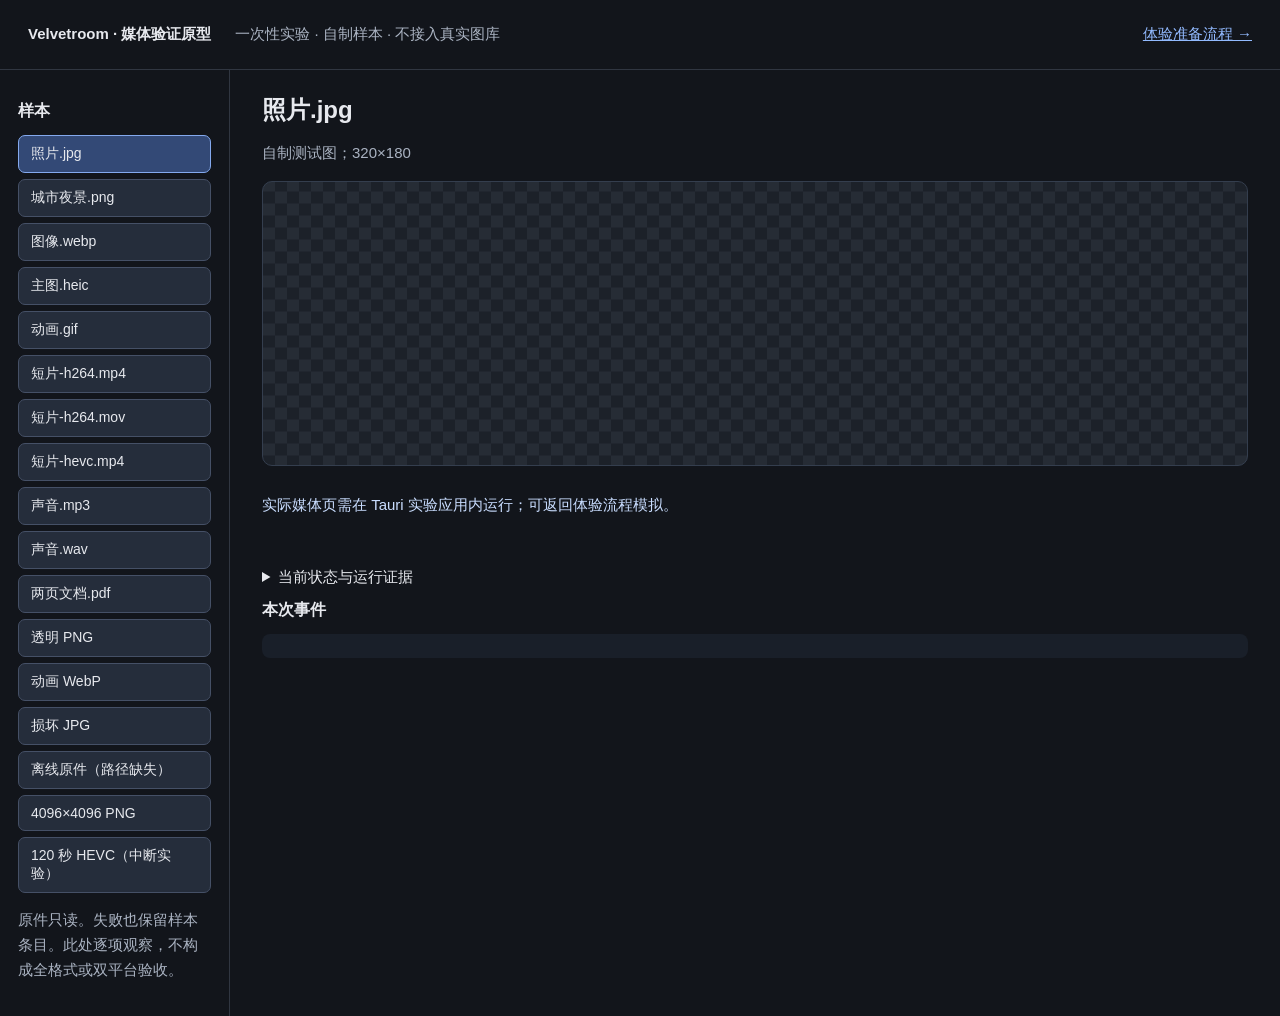
<file: .scratch/asset-library/prototypes/media-capability/web/index.html>
<!doctype html><html lang="zh-CN"><meta charset="utf-8"><meta name="viewport" content="width=device-width,initial-scale=1"><title>媒体实验</title><link rel="stylesheet" href="style.css">
<header><strong>Velvetroom · 媒体验证原型</strong><span>一次性实验 · 自制样本 · 不接入真实图库</span><a href="state-demo.html">体验准备流程 →</a></header>
<main><aside><h2>样本</h2><div id="samples"></div><p>原件只读。失败也保留样本条目。此处逐项观察，不构成全格式或双平台验收。</p></aside>
<section><h1 id="title">选择样本</h1><p id="note"></p><div id="viewer"></div><div id="controls"></div><p id="status" role="status">等待选择</p><div id="native"></div><details><summary>当前状态与运行证据</summary><pre id="state"></pre></details><h2>本次事件</h2><pre id="events"></pre></section></main>
<script src="fixtures.js"></script><script src="native.js"></script><script src="app.js"></script></html>
</file>
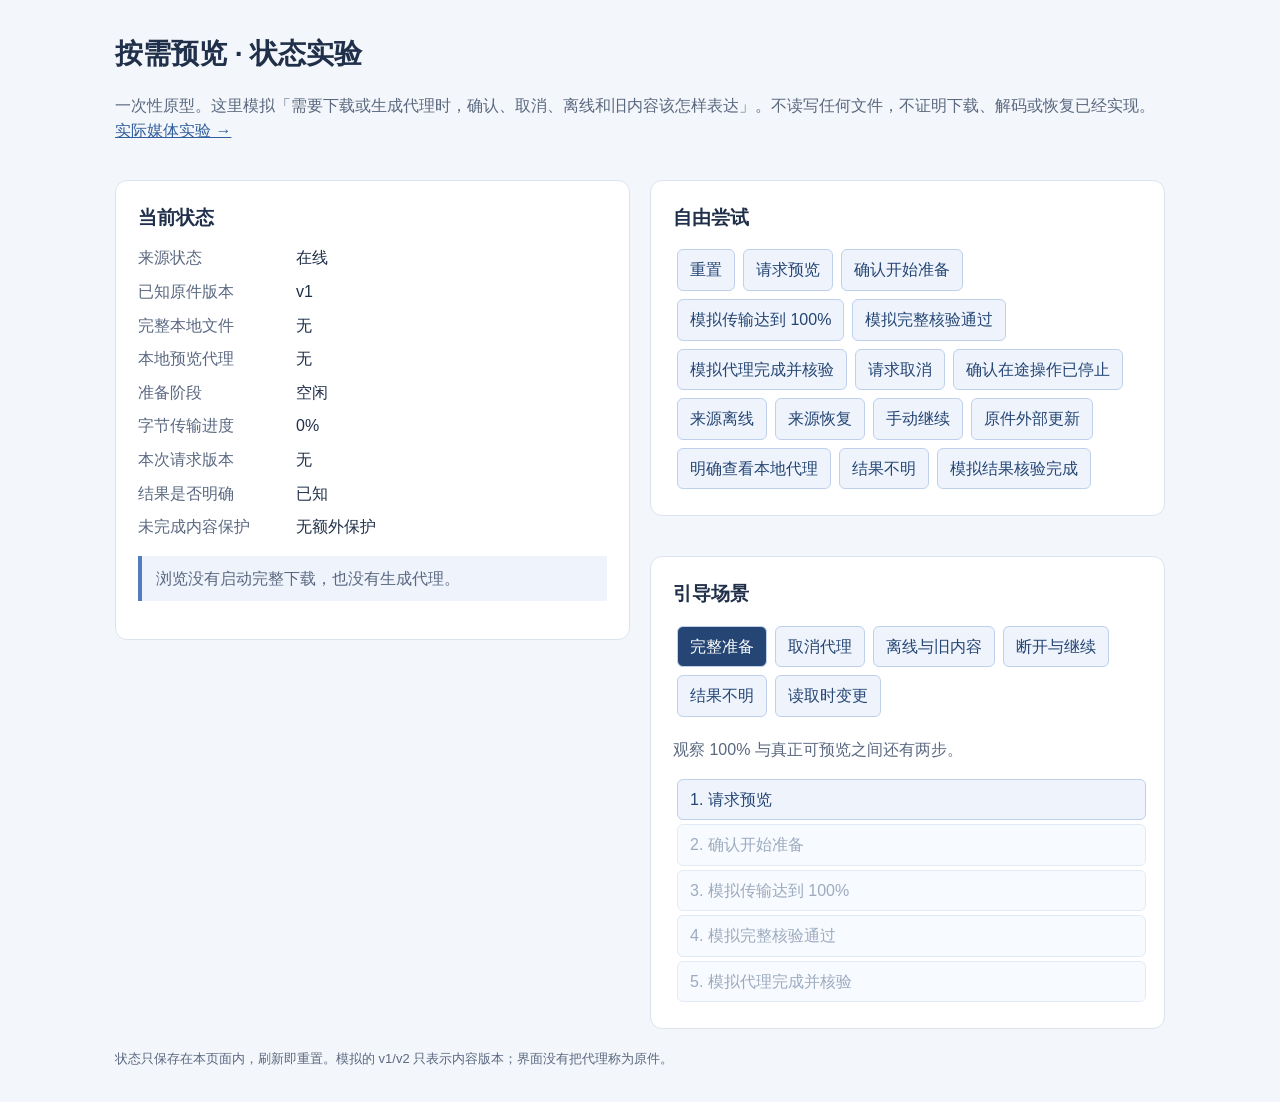
<file: .scratch/asset-library/prototypes/media-capability/web/state-demo.html>
<!doctype html><html lang="zh-CN"><meta charset="utf-8"><meta name="viewport" content="width=device-width,initial-scale=1"><title>按需预览 · 状态实验</title>
<style>body{font:16px/1.6 -apple-system,BlinkMacSystemFont,sans-serif;max-width:1050px;margin:32px auto;padding:0 24px;color:#20304a;background:#f3f6fa}h1{margin:0;font-size:28px}h2{font-size:19px;margin:0 0 12px}section{background:white;padding:22px;margin:20px 0;border:1px solid #dce3ed;border-radius:12px}small,p{color:#5a6880}button{font:inherit;background:#eef3fc;border:1px solid #bed0ec;color:#254674;padding:7px 12px;border-radius:6px;margin:4px;cursor:pointer}button.active{background:#254674;color:#fff}dl{display:grid;grid-template-columns:150px 1fr;gap:8px;margin:0}dt{color:#5a6880}dd{margin:0}#message{border-left:4px solid #517dbe;padding:10px 14px;background:#eef3fc}#steps button{display:block;text-align:left}#steps button:disabled{opacity:.45;cursor:default}a{color:#315f9d}footer{color:#5a6880;font-size:13px}body{display:grid;grid-template-columns:1fr 1fr;gap:0 20px}body>h1,body>p,footer{grid-column:1/-1}section:nth-of-type(1){grid-column:1;grid-row:3/5;position:sticky;top:14px;align-self:start}section:nth-of-type(2),section:nth-of-type(3){grid-column:2}#steps button{width:100%}@media(max-width:800px){body{display:block}section:nth-of-type(1){position:static}}</style>
<h1>按需预览 · 状态实验</h1><p>一次性原型。这里模拟「需要下载或生成代理时，确认、取消、离线和旧内容该怎样表达」。不读写任何文件，不证明下载、解码或恢复已经实现。<a href="index.html">实际媒体实验 →</a></p>
<section><h2>当前状态</h2><dl id="state"></dl><p id="message" aria-live="polite"></p></section>
<section><h2>自由尝试</h2><div id="actions"></div></section>
<section><h2>引导场景</h2><div id="tabs"></div><p id="description"></p><div id="steps"></div></section>
<footer>状态只保存在本页面内，刷新即重置。模拟的 v1/v2 只表示内容版本；界面没有把代理称为原件。</footer>
<script>
// Pure model: no DOM, timers, I/O, persistence, or claims about real transfers.
const initial=()=>({online:true,sourceVersion:1,localVersion:null,proxyVersion:null,phase:'空闲',progress:0,requestedVersion:null,unknown:false,protectedPartial:false,message:'浏览没有启动完整下载，也没有生成代理。'});
function reduce(s,a){s={...s};const reject=m=>({...s,message:m});
 if(a==='reset')return initial();
 if(a==='offline')return {...s,online:false,phase:['下载中','核验中'].includes(s.phase)?'暂停':s.phase,message:'来源离线。已经核验的本地内容仍可查看；是否更新暂不可确认。'};
 if(a==='online')return {...s,online:true,message:'来源重新在线；任务没有自动恢复。'};
 if(a==='change')return {...s,sourceVersion:s.sourceVersion+1,message:'已确认原件内容更新；旧本地内容不会冒充最新版，也不会自动替换。'};
 if(a==='request'){
  if(['下载中','核验中','生成代理中','正在取消','暂停'].includes(s.phase))return reject('已有任务正在处理；先等待它收束。');
  if(s.unknown)return reject('上次结果不明，必须先核验，不能直接重试或清理。');
  if(!s.online&&s.localVersion===null)return reject('来源离线且没有完整本地副本，暂不能准备。');
  return {...s,phase:'等待确认',requestedVersion:s.sourceVersion,progress:0,message:'此预览需要完整本地文件及代理。预计额外约 120MB（示例值，非测量）；确认后才开始。'};
 }
 if(a==='start'){
  if(s.phase!=='等待确认')return reject('先提出预览请求，阅读准备原因和空间说明。');
  if(!s.online&&s.localVersion!==s.requestedVersion)return reject('缺少当前版本的完整本地文件，等待来源恢复。');
  return {...s,phase:s.localVersion===s.requestedVersion?'生成代理中':'下载中',message:'准备已明确开始；原件不会被代理覆盖。'};
 }
 if(a==='bytes')return s.phase==='下载中'?{...s,progress:100,phase:'核验中',message:'字节传输达到 100%，仍在核验，不能标记完整可用。'}:reject('当前没有下载任务。');
 if(a==='verified'){
  if(s.phase!=='核验中')return reject('只有传输完成后才能确认完整性。');
  if(s.requestedVersion!==s.sourceVersion)return {...s,phase:'失败',unknown:true,protectedPartial:true,message:'读取期间原件变更，未确认本地完整性；保留待核验，不发布代理。'};
  return {...s,localVersion:s.requestedVersion,phase:'生成代理中',message:'完整文件核验通过，开始生成预览代理。'};
 }
 if(a==='proxy')return s.phase==='生成代理中'?{...s,proxyVersion:s.localVersion,phase:'可预览',message:'代理已完成且核验；标为预览代理，原件不变。'}:reject('没有正在生成的代理。');
 if(a==='cancel'){
  if(s.phase==='等待确认')return {...s,phase:'已取消',message:'未开始准备，没有下载或输出。'};
  if(!['下载中','核验中','生成代理中','暂停'].includes(s.phase))return reject('当前没有可取消的在途任务。');
  return {...s,phase:'正在取消',message:'已请求取消；等待处理收束。已完成的本地完整副本仍保留。'};
 }
 if(a==='stopped')return s.phase==='正在取消'?{...s,phase:'已取消',message:'已确认在途操作结束；仅安全处理本任务未完成临时内容，不删除已核验本地副本。'}:reject('先请求取消，并确认操作真正停止。');
 if(a==='unknown')return {...s,phase:'结果待核验',unknown:true,protectedPartial:true,message:'状态或输出不明：暂停使用和自动清理，先核验。'};
 if(a==='reconcile')return s.unknown?{...s,phase:'已取消',unknown:false,protectedPartial:false,message:'本场景设定：核验确认没有未收束操作，临时输出不可用；现在可重新请求。'}:reject('当前没有待核验结果。');
 if(a==='resume')return s.phase==='暂停'&&s.online?{...s,phase:'下载中',message:'你已选择继续；恢复前真实实现还须重新核对原件身份。'}:reject('来源须在线且任务处于暂停。');
 if(a==='old')return s.proxyVersion!==null?{...s,message:`明确选择本地 v${s.proxyVersion} 代理。${s.proxyVersion!==s.sourceVersion?'已知旧内容。':!s.online?'来源离线，尚未确认是否更新。':'与已知原件版本一致。'} 原件状态不被改写。`}:reject('还没有可查看的本地代理。');
 return s;
}
</script>
<script>
const labels={reset:'重置',request:'请求预览',start:'确认开始准备',bytes:'模拟传输达到 100%',verified:'模拟完整核验通过',proxy:'模拟代理完成并核验',cancel:'请求取消',stopped:'确认在途操作已停止',offline:'来源离线',online:'来源恢复',resume:'手动继续',change:'原件外部更新',old:'明确查看本地代理',unknown:'结果不明',reconcile:'模拟结果核验完成'};
const scenarios=[
 ['完整准备','观察 100% 与真正可预览之间还有两步。',['request','start','bytes','verified','proxy']],
 ['取消代理','完整下载已经核验，取消代理不应把完整下载一起删掉。',['request','start','bytes','verified','cancel','stopped','request','start','proxy']],
 ['离线与旧内容','区分未确认更新与已确认旧版本；重连不自动替换。',['request','start','bytes','verified','proxy','offline','old','online','change','old']],
 ['断开与继续','断开后保留暂停状态，重连仍等待手动继续。',['request','start','offline','online','resume','bytes','verified','proxy']],
 ['结果不明','结果不明时直接重试被拒绝；核验后才可重新准备。',['request','start','unknown','request','reconcile','request','start']],
 ['读取时变更','不将变化期间读到的未知文件发布为有效代理。',['request','start','bytes','change','verified']]
];
let state=initial(),scenario=0,step=0;const el=id=>document.getElementById(id);
function act(a){state=reduce(state,a);render()}
function render(){const fields=[['来源状态',state.online?'在线':'离线'],['已知原件版本','v'+state.sourceVersion],['完整本地文件',state.localVersion===null?'无':`已核验 v${state.localVersion}`],['本地预览代理',state.proxyVersion===null?'无':`v${state.proxyVersion} · ${state.proxyVersion===state.sourceVersion?'与已知原件一致':'旧内容'}${state.online?'':' · 来源更新未确认'}`],['准备阶段',state.phase],['字节传输进度',state.progress+'%'],['本次请求版本',state.requestedVersion===null?'无':'v'+state.requestedVersion],['结果是否明确',state.unknown?'不明，禁止直接重试／清理':'已知'],['未完成内容保护',state.protectedPartial?'保留待核验':'无额外保护']];el('state').replaceChildren();for(const [k,v]of fields){let dt=document.createElement('dt'),dd=document.createElement('dd');dt.textContent=k;dd.textContent=v;el('state').append(dt,dd)}el('message').textContent=state.message}
for(const [a,label]of Object.entries(labels)){const b=document.createElement('button');b.textContent=label;b.onclick=()=>act(a);el('actions').append(b)}
function show(i){scenario=i;step=0;state=initial();el('description').textContent=scenarios[i][1];[...el('tabs').children].forEach((b,j)=>b.classList.toggle('active',i===j));drawSteps();render()}
function drawSteps(){el('steps').replaceChildren();scenarios[scenario][2].forEach((a,i)=>{const b=document.createElement('button');b.textContent=(i+1)+'. '+labels[a];b.disabled=i!==step;b.onclick=()=>{act(a);step++;drawSteps()};el('steps').append(b)})}
scenarios.forEach((s,i)=>{const b=document.createElement('button');b.textContent=s[0];b.onclick=()=>show(i);el('tabs').append(b)});show(0);
</script></html>
</file>
<file: .scratch/asset-library/prototypes/media-capability/web/style.css>
:root{font-family:-apple-system,BlinkMacSystemFont,"Segoe UI",sans-serif;color:#e7e9ee;background:#12151b;font-size:15px}*{box-sizing:border-box}body{margin:0}header{display:flex;gap:24px;align-items:center;padding:22px 28px;border-bottom:1px solid #303641}header span,p{color:#aab3c2;line-height:1.65}a{color:#92baff;margin-left:auto}main{display:grid;grid-template-columns:230px 1fr;min-height:85vh}aside{padding:18px;border-right:1px solid #303641}section{padding:24px 32px;min-width:0}h1{font-size:24px;margin:0 0 6px}h2{font-size:16px}button{border:1px solid #455066;border-radius:7px;background:#252d3b;color:#e7e9ee;padding:9px 12px;font-size:14px;cursor:pointer}button:hover,button.selected{background:#334976;border-color:#84a9ee}button:disabled{opacity:.4;cursor:default}#samples{display:grid;gap:6px}#samples button{text-align:left}#viewer{min-height:285px;max-height:400px;overflow:auto;display:flex;align-items:center;justify-content:center;background:repeating-conic-gradient(#262c35 0% 25%,#1c2129 0% 50%) 50%/24px 24px;border:1px solid #343e4e;border-radius:10px;padding:16px}#viewer img,#viewer video,#viewer canvas{max-width:100%;max-height:340px;object-fit:contain}#viewer audio{width:85%}#controls,#native{display:flex;gap:9px;align-items:center;flex-wrap:wrap;margin:12px 0}#status{color:#c9ddff;white-space:pre-wrap;min-height:48px}pre{font-size:12px;line-height:1.5;white-space:pre-wrap;overflow-wrap:anywhere;max-height:200px;overflow:auto;background:#191f29;padding:12px;border-radius:8px}label{color:#aab3c2}input{accent-color:#8eb6ff}details{margin:12px 0}small{color:#aab3c2}

#viewer{display:block;text-align:center}#viewer img,#viewer video,#viewer canvas{display:block;margin:0 auto}#viewer audio{margin:100px auto 0}
</file>
